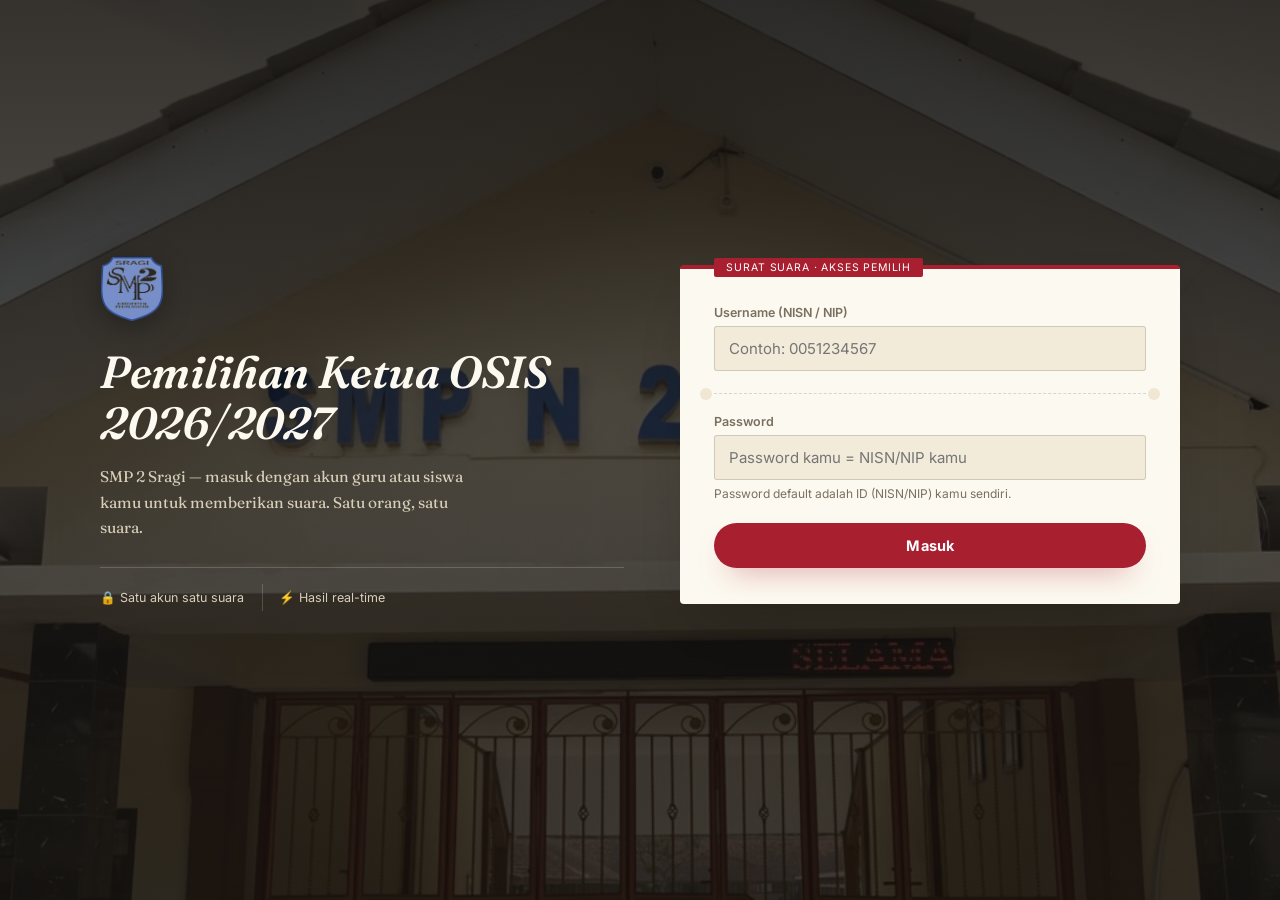
<file: index.html>
<!DOCTYPE html>
<html lang="id">
<head>
<meta charset="UTF-8">
<meta name="viewport" content="width=device-width, initial-scale=1.0">
<title>Pemilihan Ketua OSIS</title>
<link rel="preconnect" href="https://fonts.googleapis.com">
<link rel="preconnect" href="https://fonts.gstatic.com" crossorigin>
<link href="https://fonts.googleapis.com/css2?family=Fraunces:ital,opsz,wght@0,9..144,500;0,9..144,600;0,9..144,700;1,9..144,500;1,9..144,600&family=Inter:ital,wght@0,400;0,500;0,600;0,700;1,400&display=swap" rel="stylesheet">
<link rel="stylesheet" href="assets/css/common.css?v=3">
<link rel="stylesheet" href="assets/css/index.css?v=3">
</head>
<body class="on-hero">
<div id="app"></div>
<script src="assets/js/common.js?v=3"></script>
<script src="assets/js/index.js?v=3"></script>
</body>
</html>
</file>
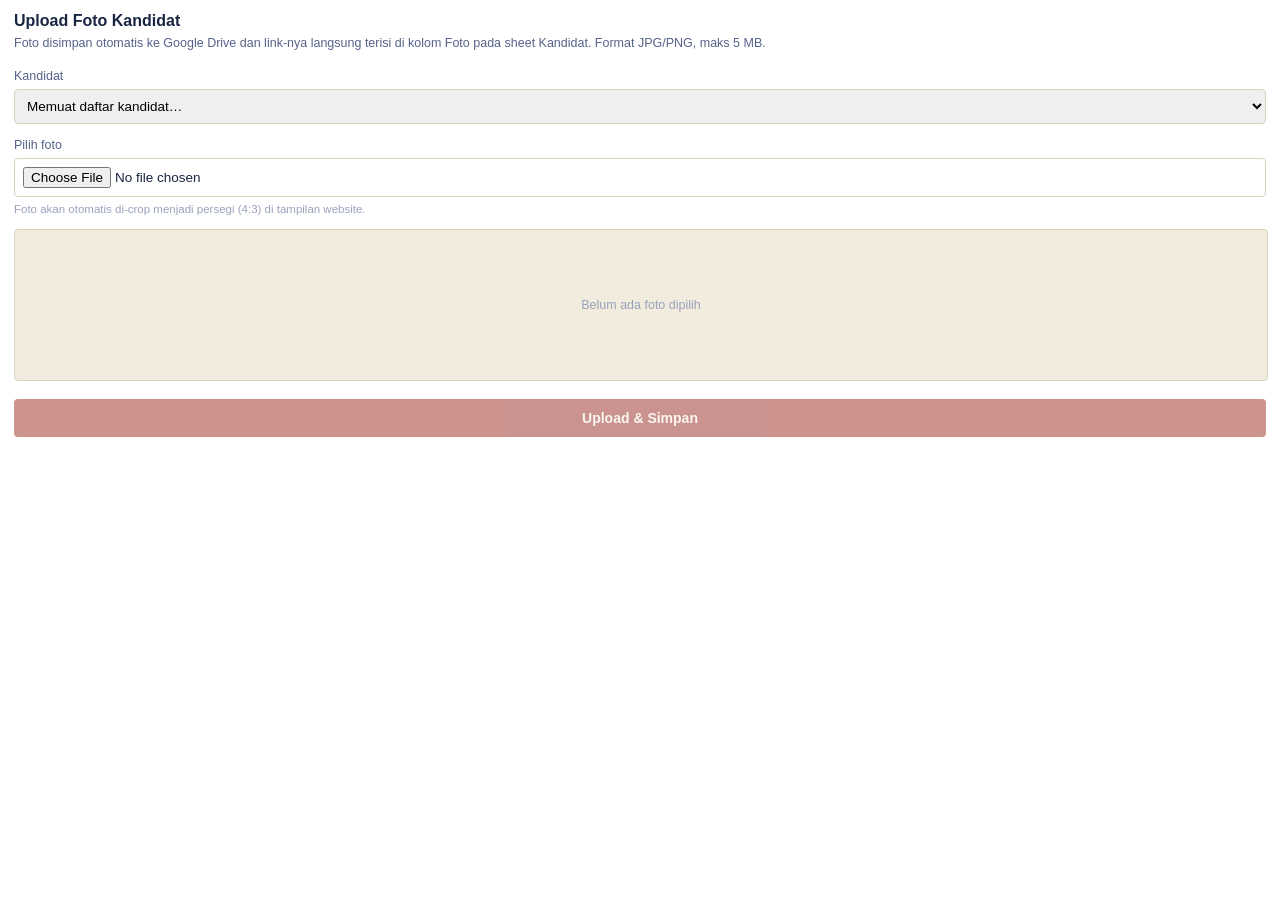
<file: UploadFoto.html>
<!DOCTYPE html>
<html>
<head>
<base target="_top">
<style>
  body{font-family:'Google Sans',Roboto,Arial,sans-serif;padding:4px 6px;color:#182642;}
  h3{margin:0 0 4px;font-size:16px;}
  p.desc{font-size:12.5px;color:#57628A;margin:0 0 16px;line-height:1.5;}
  label{display:block;font-size:12.5px;color:#57628A;margin:14px 0 6px;}
  select,input[type=file]{width:100%;padding:8px;border:1px solid #D8D2C0;border-radius:4px;font-size:13.5px;box-sizing:border-box;}
  .preview{margin-top:14px;width:100%;height:150px;border-radius:4px;background:#F1ECDD;border:1px solid #D8D2C0;
    display:flex;align-items:center;justify-content:center;overflow:hidden;color:#9AA2BC;font-size:12.5px;}
  .preview img{width:100%;height:100%;object-fit:cover;}
  button{margin-top:18px;width:100%;padding:11px;border:none;border-radius:4px;background:#A23B34;color:#F6EFE4;
    font-size:14px;font-weight:600;cursor:pointer;}
  button:disabled{opacity:.55;cursor:default;}
  .msg{margin-top:12px;font-size:12.5px;padding:9px 10px;border-radius:4px;display:none;}
  .msg.ok{display:block;background:#E4EEE7;color:#2E4F3A;}
  .msg.err{display:block;background:#F6E3E0;color:#8F332D;}
  .hint{font-size:11.5px;color:#9AA2BC;margin-top:6px;}
</style>
</head>
<body>
  <h3>Upload Foto Kandidat</h3>
  <p class="desc">Foto disimpan otomatis ke Google Drive dan link-nya langsung terisi di kolom Foto pada sheet Kandidat. Format JPG/PNG, maks 5 MB.</p>

  <label for="nomorSelect">Kandidat</label>
  <select id="nomorSelect"><option value="">Memuat daftar kandidat…</option></select>

  <label for="fotoInput">Pilih foto</label>
  <input type="file" id="fotoInput" accept="image/*">
  <div class="hint">Foto akan otomatis di-crop menjadi persegi (4:3) di tampilan website.</div>

  <div class="preview" id="preview">Belum ada foto dipilih</div>

  <button id="uploadBtn" disabled>Upload &amp; Simpan</button>
  <div class="msg" id="msg"></div>

<script>
  var selectedFile = null;

  google.script.run.withSuccessHandler(fillDropdown).withFailureHandler(function(err){
    showMsg('err', 'Gagal memuat daftar kandidat: ' + err.message);
  }).getKandidatList();

  function fillDropdown(list){
    var sel = document.getElementById('nomorSelect');
    if(!list || !list.length){
      sel.innerHTML = '<option value="">Belum ada kandidat di sheet Kandidat</option>';
      return;
    }
    sel.innerHTML = list.map(function(c){
      return '<option value="'+c.nomor+'">No. '+c.nomor+' — '+c.nama+'</option>';
    }).join('');
    updateButtonState();
  }

  document.getElementById('fotoInput').addEventListener('change', function(e){
    var file = e.target.files[0];
    selectedFile = null;
    if(!file) { renderPreview(null); updateButtonState(); return; }
    if(!file.type.startsWith('image/')){
      showMsg('err', 'File harus berupa gambar.');
      e.target.value = '';
      updateButtonState();
      return;
    }
    if(file.size > 5 * 1024 * 1024){
      showMsg('err', 'Ukuran file maksimal 5 MB.');
      e.target.value = '';
      updateButtonState();
      return;
    }
    hideMsg();
    selectedFile = file;
    renderPreview(URL.createObjectURL(file));
    updateButtonState();
  });

  function renderPreview(url){
    var el = document.getElementById('preview');
    el.innerHTML = url ? '<img src="'+url+'">' : 'Belum ada foto dipilih';
  }

  function updateButtonState(){
    var nomor = document.getElementById('nomorSelect').value;
    document.getElementById('uploadBtn').disabled = !(nomor && selectedFile);
  }
  document.getElementById('nomorSelect').addEventListener('change', updateButtonState);

  document.getElementById('uploadBtn').addEventListener('click', function(){
    var nomor = document.getElementById('nomorSelect').value;
    if(!nomor || !selectedFile) return;

    setLoading(true);
    hideMsg();

    var reader = new FileReader();
    reader.onload = function(){
      var base64 = reader.result.split(',')[1];
      google.script.run
        .withSuccessHandler(function(res){
          setLoading(false);
          if(res.ok){
            showMsg('ok', 'Foto tersimpan. Kolom Foto sudah otomatis terisi.');
          } else {
            showMsg('err', res.error || 'Gagal menyimpan foto.');
          }
        })
        .withFailureHandler(function(err){
          setLoading(false);
          showMsg('err', 'Gagal menyimpan foto: ' + err.message);
        })
        .saveFotoKandidat(nomor, base64, selectedFile.type, selectedFile.name);
    };
    reader.readAsDataURL(selectedFile);
  });

  function setLoading(loading){
    var btn = document.getElementById('uploadBtn');
    btn.disabled = loading;
    btn.textContent = loading ? 'Mengunggah…' : 'Upload & Simpan';
  }
  function showMsg(type, text){
    var el = document.getElementById('msg');
    el.className = 'msg ' + type;
    el.textContent = text;
  }
  function hideMsg(){
    var el = document.getElementById('msg');
    el.className = 'msg';
    el.textContent = '';
  }
</script>
</body>
</html>
</file>
<file: assets/css/common.css>
/* =========================================================================
   COMMON.CSS
   Dipakai bersama oleh index.html (pemilih) dan dashboard.html (panitia).
   Bahasa desain: "buku registrasi / surat suara resmi" — kertas hangat,
   garis rambut, cap tinta bulat yang sedikit miring untuk nomor & status,
   bukan kartu SaaS generik. Berisi variabel warna, reset dasar, tombol,
   badge, modal, form, tabel, topbar, toast, dan layar countdown/reveal.
   ========================================================================= */

:root{
  --ink:#221C15;
  --ink-2:#332A1E;
  --ink-soft:#7A7061;
  --paper:#FCF9F0;
  --paper-2:#F2EBDA;
  --bg-app:#EFE7D3;
  --paper-line: rgba(34,28,21,0.16);
  --paper-line-soft: rgba(34,28,21,0.09);
  --brass:#A2803C;
  --brass-soft:#E8D6A6;
  --red:#A81F30;
  --red-soft:#E3AAAE;
  --red-dark:#7C1420;
  --good:#2E6B4E;
  --good-soft:#DCE7D9;
  --shadow-sm: 0 4px 14px -8px rgba(34,28,21,0.28);
  --shadow: 0 26px 54px -28px rgba(24,19,13,0.45);
  --radius: 4px;
  --radius-sm: 3px;
  --radius-pill: 999px;
}

*{box-sizing:border-box;}
html,body{margin:0;padding:0;}
body{
  color:var(--ink);
  font-family:'Inter', sans-serif;
  min-height:100vh;
  -webkit-font-smoothing:antialiased;
  overflow-x:hidden;
}
h1,h2,h3,.serif{font-family:'Fraunces', serif; letter-spacing:-0.01em; font-weight:600;}
button{font-family:inherit;cursor:pointer;}
input,select,textarea{font-family:inherit;}
a{color:inherit;}
:focus-visible{outline:2px solid var(--brass);outline-offset:2px;}
::selection{background:var(--brass-soft);}
code{font-family:ui-monospace,monospace;}
@media (prefers-reduced-motion: reduce){
  *{animation-duration:0.001ms !important; transition-duration:0.001ms !important;}
}

/* ---------- ledger texture helper ---------- */
.ledger-lines{
  background-image: repeating-linear-gradient(to bottom, transparent, transparent 27px, var(--paper-line-soft) 27px, var(--paper-line-soft) 28px);
}
.stub-perforation{position:relative;height:1px;border-top:1.5px dashed var(--paper-line);margin:22px 0 20px;}
.stub-perforation::before,.stub-perforation::after{content:"";position:absolute;top:-6px;width:12px;height:12px;border-radius:50%;background:var(--bg-app);}
.stub-perforation::before{left:-14px;}
.stub-perforation::after{right:-14px;}

/* ---------- ink stamp (nomor / status / seal) ---------- */
.stamp{
  display:inline-flex;align-items:center;justify-content:center;
  border:2px solid currentColor;border-radius:50%;
  font-family:'Fraunces',serif;font-weight:700;
  transform:rotate(-6deg);
  position:relative;
}
.stamp::after{
  content:"";position:absolute;inset:3px;border:1px solid currentColor;border-radius:50%;opacity:.55;
}

/* ---------- buttons ---------- */
.btn{padding:11px 20px;border-radius:var(--radius-pill);font-size:13.5px;font-weight:600;border:1.5px solid transparent;transition:transform .25s cubic-bezier(.34,1.56,.64,1), background .15s, box-shadow .15s, border-color .15s;}
.btn:active{transform:scale(0.93) translateY(1px);}
.btn-primary{background:var(--ink);color:var(--paper);}
.btn-primary:hover{background:var(--ink-2);box-shadow:var(--shadow-sm);}
.btn-accent{background:var(--red);color:#fff;}
.btn-accent:hover{background:var(--red-dark);box-shadow:var(--shadow-sm);}
.btn-outline{background:transparent;border-color:var(--paper-line);color:var(--ink);}
.btn-outline:hover{border-color:var(--ink);}
.btn-danger{background:transparent;border-color:var(--red-soft);color:var(--red-dark);}
.btn-danger:hover{background:rgba(168,31,48,0.08);border-color:var(--red-dark);}
.btn:disabled{opacity:.5;cursor:default;transform:none;}

/* ---------- badges ---------- */
.badge{display:inline-flex;align-items:center;gap:5px;padding:4px 12px;border-radius:var(--radius-pill);font-size:11.5px;font-weight:700;letter-spacing:.01em;border:1px solid transparent;}
.badge-siswa{background:transparent;border-color:#28407A;color:#28407A;}
.badge-guru{background:transparent;border-color:var(--brass);color:#8A6710;}
.badge-voted{background:var(--good-soft);color:#1E4A34;border-color:transparent;}
.badge-notvoted{background:transparent;border-color:var(--paper-line);color:var(--ink-soft);}
.badge-published{background:var(--good-soft);color:#1E4A34;}

/* ---------- topbar (index & dashboard) ---------- */
.topbar{display:flex;align-items:center;justify-content:space-between;padding:16px clamp(16px,3vw,36px);}
.topbar.dark{background:var(--ink);color:var(--paper);border-bottom:3px double var(--brass-soft);}
.topbar.light{background:var(--paper);border-bottom:1px solid var(--paper-line);}
.brand{display:flex;align-items:center;gap:13px;}
.brand-mark{
  width:40px;height:40px;flex-shrink:0;
  display:flex;align-items:center;justify-content:center;
}
.brand-mark img{width:100%;height:100%;object-fit:contain;display:block;}
.brand-text .school{font-size:11.5px;letter-spacing:.03em;margin:0;opacity:.65;}
.brand-text .title{font-size:15.5px;margin:2px 0 0;font-weight:600;font-family:'Fraunces',serif;}
.topbar .who{display:flex;align-items:center;gap:14px;font-size:13.5px;}
.who .name{font-weight:600;}
.role-pill{display:inline-flex;align-items:center;padding:3px 11px;border-radius:var(--radius-pill);font-size:11px;font-weight:700;border:1px solid var(--brass);color:var(--brass);margin-right:8px;}
.logout-btn{background:transparent;border:1.5px solid var(--paper-line);padding:8px 16px;border-radius:var(--radius-pill);font-size:13px;font-weight:600;color:inherit;transition:border-color .15s, background .15s;}
.topbar.dark .logout-btn{border-color:rgba(252,249,240,0.25);color:#E3DCC8;}
.topbar.dark .logout-btn:hover{border-color:var(--brass-soft);color:#fff;background:rgba(252,249,240,0.06);}
.topbar.light .logout-btn:hover{border-color:var(--ink);background:var(--paper-2);}

/* ---------- mini stat cards ---------- */
.stat-row{display:grid;grid-template-columns:repeat(auto-fit,minmax(150px,1fr));gap:0;margin-bottom:22px;border:1px solid var(--paper-line);border-radius:var(--radius);overflow:hidden;background:var(--paper);}
.mini-stat{padding:16px 20px;border-left:1px solid var(--paper-line);}
.mini-stat:first-child{border-left:none;}
.mini-stat .n{font-family:'Fraunces',serif;font-size:27px;font-weight:700;line-height:1;}
.mini-stat .l{font-size:12px;color:var(--ink-soft);margin-top:6px;text-transform:uppercase;letter-spacing:.03em;}
.mini-stat.accent .n{color:var(--red);}
.mini-stat.gold .n{color:var(--brass);}
.mini-stat.good .n{color:var(--good);}
@media (max-width:620px){ .stat-row{grid-template-columns:1fr 1fr;} .mini-stat{border-left:none;border-top:1px solid var(--paper-line);} .mini-stat:nth-child(1),.mini-stat:nth-child(2){border-top:none;} }

/* ---------- participation ring (shared by index & dashboard) ---------- */
.ring-wrap{position:relative;margin:0 auto;}
.ring-wrap svg{transform:rotate(-90deg);}
.ring-track{fill:none;stroke:var(--paper-line);}
.ring-fill{fill:none;stroke:var(--red);stroke-linecap:round;transition:stroke-dashoffset .9s cubic-bezier(.3,.7,.2,1);}
.ring-center{position:absolute;inset:0;display:flex;flex-direction:column;align-items:center;justify-content:center;}
.ring-center .count{font-family:'Fraunces',serif;font-weight:700;line-height:1;}
.ring-center .of{color:var(--ink-soft);margin-top:4px;}
.live-dot{display:inline-block;width:7px;height:7px;border-radius:50%;background:var(--good);margin-right:6px;animation:pulse 1.6s infinite;}
@keyframes pulse{0%,100%{opacity:1;}50%{opacity:.3;}}

/* ---------- forms ---------- */
.field{margin-bottom:16px;}
.field label{display:block;font-size:12.5px;color:var(--ink-soft);font-weight:600;margin-bottom:6px;}
.field input,.field select,.field textarea{width:100%;padding:12px 14px;border:1.5px solid var(--paper-line);border-radius:var(--radius-sm);background:var(--paper-2);font-size:15px;color:var(--ink);transition:border-color .15s, background .15s;}
.field input:focus,.field select:focus,.field textarea:focus{border-color:var(--ink);background:var(--paper);}
.field .hint{font-size:12px;color:var(--ink-soft);margin-top:6px;}
.field-note{font-size:11.5px;color:var(--ink-soft);margin-top:5px;}
.form-error{background:rgba(168,31,48,0.08);border:1px solid var(--red-soft);color:var(--red-dark);font-size:13px;padding:11px 14px;border-radius:var(--radius-sm);margin-bottom:16px;}
.net-error{max-width:520px;background:rgba(168,31,48,0.08);border:1px solid var(--red-soft);color:var(--red-dark);font-size:13.5px;padding:12px 16px;border-radius:var(--radius-sm);margin:0 auto 18px;}
.net-ok{max-width:520px;background:var(--good-soft);border:1px solid #9DC3AC;color:#1E4A34;font-size:13.5px;padding:12px 16px;border-radius:var(--radius-sm);margin:0 auto 18px;}

/* ---------- toast (pengganti banner statis) ---------- */
.toast-wrap{position:fixed;bottom:22px;left:50%;transform:translateX(-50%);z-index:120;display:flex;flex-direction:column;gap:8px;align-items:center;width:min(92vw,420px);}
.toast{width:100%;padding:13px 18px;border-radius:var(--radius-sm);font-size:13.5px;box-shadow:var(--shadow);animation:toast-in .22s cubic-bezier(.2,1,.3,1);display:flex;align-items:center;gap:10px;}
.toast.ok{background:var(--ink);color:var(--paper);border-left:4px solid var(--good);}
.toast.err{background:var(--ink);color:var(--paper);border-left:4px solid var(--red);}
@keyframes toast-in{from{opacity:0;transform:translateY(10px);}to{opacity:1;transform:translateY(0);}}

/* ---------- modal ---------- */
.modal-overlay{position:fixed;inset:0;background:rgba(20,16,11,0.6);backdrop-filter:blur(2px);display:flex;align-items:center;justify-content:center;padding:20px;z-index:60;overflow-y:auto;}
.modal-box{background:var(--paper);border-radius:var(--radius);max-width:440px;width:100%;padding:30px 28px;box-shadow:var(--shadow);margin:auto;animation:modal-in .22s cubic-bezier(.2,1,.3,1);border-top:3px solid var(--ink);}
@keyframes modal-in{from{opacity:0;transform:translateY(10px) scale(.98);}to{opacity:1;transform:translateY(0) scale(1);}}
.modal-box h3{margin:0 0 18px;font-size:20px;}
.modal-box .grid2{display:grid;grid-template-columns:1fr 1fr;gap:14px;}
.modal-actions{display:flex;gap:10px;margin-top:8px;}
.modal-actions button{flex:1;padding:12px;border-radius:var(--radius-pill);font-size:14px;font-weight:600;border:1.5px solid transparent;}
.modal-actions .cancel{background:transparent;border-color:var(--paper-line);color:var(--ink-soft);}
.modal-actions .cancel:hover{border-color:var(--ink);color:var(--ink);}
.modal-actions .confirm{background:var(--ink);border-color:var(--ink);color:var(--paper);}
.modal-actions .confirm:hover{background:var(--ink-2);}
.modal-actions .confirm.danger{background:var(--red);border-color:var(--red);}
.modal-actions .confirm.danger:hover{background:var(--red-dark);}

/* ---------- data table (buku registrasi) ---------- */
.table-scroll{overflow-x:auto;border:1px solid var(--paper-line);border-radius:var(--radius);}
.data-table{width:100%;border-collapse:collapse;background:var(--paper);}
.data-table th{text-align:left;font-size:11.5px;font-family:'Fraunces',serif;font-weight:600;color:var(--ink-soft);padding:13px 16px;background:var(--paper-2);white-space:nowrap;border-bottom:1.5px solid var(--paper-line);}
.data-table td{padding:13px 16px;border-top:1px solid var(--paper-line);font-size:14px;vertical-align:middle;}
.data-table tbody tr{transition:background .12s, box-shadow .12s;border-left:3px solid transparent;}
.data-table tbody tr:hover{background:var(--paper-2);border-left-color:var(--red);}
.row-actions{display:flex;gap:8px;}
.row-actions button{padding:7px 14px;font-size:12.5px;border-radius:var(--radius-pill);}
.empty-note{padding:40px 20px;text-align:center;color:var(--ink-soft);font-size:14px;background:var(--paper);border-radius:var(--radius);border:1.5px dashed var(--paper-line);}

/* ---------- countdown reveal (shared) ---------- */
.countdown-screen{position:fixed;inset:0;background:radial-gradient(1200px 700px at 50% 20%, #35291B 0%, var(--ink) 60%);display:flex;flex-direction:column;align-items:center;justify-content:center;z-index:90;}
.countdown-label{color:var(--brass-soft);font-size:13.5px;letter-spacing:.08em;margin-bottom:18px;font-weight:600;}
.countdown-num{font-family:'Fraunces',serif;font-size:150px;font-weight:700;color:var(--paper);line-height:1;animation:tick .8s cubic-bezier(.2,1.2,.4,1);}
@keyframes tick{from{transform:scale(1.45);opacity:0;}to{transform:scale(1);opacity:1;}}
.countdown-sub{color:#D8CFB9;font-size:14.5px;margin-top:20px;}

.winner-halo{position:relative;margin:0 auto;}
.halo-rays{position:absolute;border-radius:50%;background:conic-gradient(from 0deg, var(--brass-soft) 0deg 6deg, transparent 6deg 24deg);opacity:.5;animation:spin 18s linear infinite;}
@keyframes spin{to{transform:rotate(360deg);}}
.winner-photo{position:absolute;inset:0;border-radius:50%;overflow:hidden;border:3px solid var(--brass-soft);box-shadow:var(--shadow);background:var(--paper-2);}
.winner-photo img{width:100%;height:100%;object-fit:cover;display:block;}

.rank-panel{background:var(--paper);border-radius:var(--radius);box-shadow:var(--shadow);padding:26px 28px;text-align:left;border-top:3px solid var(--brass);}
.rank-row{display:flex;align-items:center;gap:12px;margin-bottom:16px;}
.rank-row:last-child{margin-bottom:0;}
.rank-row .rn{width:24px;font-size:13px;color:var(--ink-soft);flex-shrink:0;font-weight:600;font-family:'Fraunces',serif;}
.rank-row .rname{font-size:13.5px;font-weight:700;width:130px;flex-shrink:0;}
.rank-bar-track{flex:1;height:16px;background:var(--paper-2);border-radius:var(--radius-pill);overflow:hidden;}
.rank-bar-fill{height:100%;border-radius:var(--radius-pill);transition:width 1s cubic-bezier(.3,.7,.2,1);}
.rank-row.winner .rank-bar-fill{background:var(--brass);}
.rank-row:not(.winner) .rank-bar-fill{background:var(--ink-soft);}
.rank-row .rv{width:72px;text-align:right;font-size:12.5px;color:var(--ink-soft);flex-shrink:0;}

.confetti{position:absolute;top:0;width:6px;height:14px;opacity:.85;animation:fall linear infinite;}
@keyframes fall{from{transform:translateY(-40px) rotate(0deg);}to{transform:translateY(105vh) rotate(360deg);}}

/* ---------- avatar / fallback initials ---------- */
.avatar-circle{border-radius:50%;overflow:hidden;background:var(--paper-2);display:flex;align-items:center;justify-content:center;flex-shrink:0;border:1px solid var(--paper-line);}
.avatar-circle img{width:100%;height:100%;object-fit:cover;display:block;}
</file>
<file: assets/css/index.css>
/* =========================================================================
   INDEX.CSS — khusus halaman pemilih (index.html)
   ========================================================================= */

/* Latar layar login/setup: foto gedung sekolah yang sama dipakai di
   seluruh aplikasi, ditutup gradasi gelap supaya kartu surat suara &
   teks putih di atasnya tetap terbaca jelas. */
body.on-hero{
  background:
    linear-gradient(180deg, rgba(20,16,11,.86) 0%, rgba(20,16,11,.72) 45%, rgba(20,16,11,.82) 100%),
    url('../img/bg-sekolah.jpg') center 25% / cover no-repeat;
  background-color:var(--bg-app);
}
/* Latar layar pemilihan/pemantauan: foto gedung sekolah, ditutup gradasi
   gelap supaya teks & kartu putih di atasnya tetap terbaca jelas. */
body.on-app{
  background:
    linear-gradient(180deg, rgba(20,16,11,.80) 0%, rgba(20,16,11,.55) 32%, rgba(20,16,11,.62) 100%),
    url('../img/bg-sekolah.jpg') center 30% / cover no-repeat;
  background-color:var(--bg-app);
}

.shell{min-height:100vh;display:flex;flex-direction:column;}
.stage{flex:1;display:flex;flex-direction:column;align-items:center;justify-content:center;padding:24px clamp(16px,4vw,48px) 56px;}
.stage.top{justify-content:flex-start;}

/* ---------- vote head: panel kaca buram di atas foto latar ---------- */
.vote-head{
  width:100%;max-width:1080px;margin:0 auto 20px;
  background:rgba(20,16,11,.5);backdrop-filter:blur(8px);-webkit-backdrop-filter:blur(8px);
  border:1px solid rgba(252,249,240,.14);border-radius:var(--radius);
  padding:16px 24px;
}
.vote-head h2{font-size:23px;margin:0 0 4px;font-weight:600;color:var(--paper);}
.vote-head p{color:#D8CFB9;font-size:13.5px;margin:0;line-height:1.5;max-width:72ch;}

/* ---------- login ---------- */
.login-wrap{width:100%;max-width:1080px;display:grid;grid-template-columns:1.05fr 1fr;gap:56px;align-items:center;}
.login-intro{color:var(--paper);}
.login-intro .eyebrow-seal{
  width:64px;height:64px;
  display:flex;align-items:center;justify-content:center;margin-bottom:26px;
  filter:drop-shadow(0 6px 14px rgba(0,0,0,.35));
}
.login-intro .eyebrow-seal img{width:100%;height:100%;object-fit:contain;display:block;}
.login-intro h1{font-size:clamp(32px,4vw,45px);line-height:1.12;font-weight:600;margin:0 0 16px;font-style:italic;}
.login-intro p{color:#D8CFB9;font-size:15.5px;line-height:1.65;max-width:38ch;margin:0 0 26px;font-family:'Fraunces',serif;}
.login-badges{display:flex;gap:0;flex-wrap:wrap;border-top:1px solid rgba(252,249,240,0.18);padding-top:16px;}
.login-badge{display:flex;align-items:center;gap:8px;padding:6px 18px 6px 0;font-size:12.5px;color:#D8CFB9;border-right:1px solid rgba(252,249,240,0.18);margin-right:16px;}
.login-badge:last-child{border-right:none;}

.ballot-card{background:var(--paper);border-radius:var(--radius);box-shadow:var(--shadow);padding:36px 34px;border-top:4px solid var(--red);position:relative;}
.ballot-card::before{content:"SURAT SUARA · AKSES PEMILIH";position:absolute;top:-11px;left:34px;background:var(--red);color:#fff;font-size:10.5px;letter-spacing:.08em;padding:3px 12px;border-radius:2px;}
.submit-btn{width:100%;padding:14px;border:none;border-radius:var(--radius-pill);background:var(--red);color:#fff;font-size:14.5px;font-weight:700;letter-spacing:.01em;margin-top:6px;transition:transform .25s cubic-bezier(.34,1.56,.64,1), background .15s, box-shadow .2s;box-shadow:0 14px 30px -16px rgba(168,31,48,.65);}
.submit-btn:hover{background:var(--red-dark);transform:translateY(-2px);box-shadow:0 18px 34px -16px rgba(168,31,48,.75);}
.submit-btn:active{transform:scale(0.94) translateY(1px);box-shadow:0 8px 18px -14px rgba(168,31,48,.6);}
.submit-btn:disabled{opacity:.6;cursor:default;box-shadow:none;transform:none;}

/* ---------- setup screen ---------- */
.setup-box{max-width:560px;background:var(--paper);border-radius:var(--radius);padding:32px 30px;box-shadow:var(--shadow);}
.setup-box code{background:var(--paper-2);padding:2px 6px;border-radius:4px;font-size:13px;}
.setup-box ol{padding-left:20px;line-height:1.8;font-size:14.5px;}

/* ---------- candidate cards — kartu surat suara bernomor, bukan kartu gradien ---------- */
.candidate-grid{width:100%;max-width:1080px;margin:0 auto;display:grid;grid-template-columns:repeat(auto-fit,minmax(260px,1fr));gap:22px;}
.candidate-card{
  background:var(--paper);border:1.5px solid var(--paper-line);border-radius:var(--radius);
  display:flex;flex-direction:column;overflow:hidden;position:relative;
  box-shadow:var(--shadow-sm);
  transition:border-color .18s, transform .18s, box-shadow .18s;
}
.candidate-card:hover{border-color:var(--ink);transform:translateY(-3px);box-shadow:var(--shadow);}

/* Foto kandidat versi kartu besar — bukan lingkaran kecil, full-width di
   bagian atas kartu, rasio potret, bisa diklik untuk zoom. */
.candidate-photo-wrap{
  position:relative;width:100%;aspect-ratio:4/5;overflow:hidden;
  background:var(--paper-2);cursor:zoom-in;
}
.candidate-photo{width:100%;height:100%;object-fit:cover;display:block;transition:transform .35s ease;}
.candidate-photo-wrap:hover .candidate-photo{transform:scale(1.05);}
.photo-zoom-hint{
  position:absolute;right:10px;bottom:10px;background:rgba(20,16,11,.72);color:var(--paper);
  font-size:11.5px;font-weight:600;padding:5px 11px;border-radius:var(--radius-pill);
  opacity:0;transform:translateY(4px);transition:opacity .18s, transform .18s;
  pointer-events:none;
}
.candidate-photo-wrap:hover .photo-zoom-hint,
.candidate-photo-wrap:focus-visible .photo-zoom-hint{opacity:1;transform:translateY(0);}
.candidate-photo-wrap::after{
  content:"";position:absolute;inset:0;
  background:linear-gradient(180deg, transparent 55%, rgba(20,16,11,.32) 100%);
  pointer-events:none;
}

.candidate-nomor-stamp{
  position:absolute;top:14px;left:14px;width:40px;height:40px;
  background:var(--paper);border-radius:50%;color:var(--red);font-size:16px;
  box-shadow:0 4px 10px -3px rgba(20,16,11,.4);z-index:1;
}
.candidate-body{padding:16px 22px 22px;flex:1;display:flex;flex-direction:column;text-align:center;}
.candidate-body h3{font-size:19px;margin:2px 0 2px;font-weight:600;}
.candidate-body .kelas{font-size:13px;color:var(--ink-soft);margin:0 0 14px;}
.misi-toggle{background:transparent;border:1px solid var(--paper-line);padding:7px 14px;border-radius:var(--radius-pill);font-size:12.5px;color:var(--ink-soft);font-weight:600;margin:0 auto 12px;}
.misi-toggle:hover{border-color:var(--ink);color:var(--ink);}
.misi-panel{font-size:13.5px;line-height:1.6;color:var(--ink);margin-bottom:14px;text-align:left;background:var(--paper-2);border-radius:var(--radius-sm);padding:14px 16px;border-left:2px solid var(--brass);}
.misi-panel .visi{margin:0 0 8px;font-style:italic;color:var(--ink-soft);font-family:'Fraunces',serif;}
.misi-panel ul{margin:0;padding-left:18px;}
.pilih-btn{margin-top:auto;width:100%;padding:12px;border:1.5px solid var(--ink);border-radius:var(--radius-pill);background:var(--ink);color:var(--paper);font-weight:700;font-size:14px;transition:background .15s,transform .12s;}
.pilih-btn:hover{background:var(--ink-2);}
.pilih-btn:active{transform:scale(0.97);}
.pilih-btn:disabled{opacity:.5;}

/* ---------- thanks screen ---------- */
.thanks-box{max-width:420px;text-align:center;background:var(--paper);border-radius:var(--radius);padding:46px 34px;box-shadow:var(--shadow);border-top:4px solid var(--good);}
.stamp-check{width:74px;height:74px;border-radius:50%;border:2.5px solid var(--good);color:var(--good);display:flex;align-items:center;justify-content:center;margin:0 auto 22px;font-size:32px;transform:rotate(-6deg);animation:stamp-in .4s cubic-bezier(.2,1.4,.4,1);}
@keyframes stamp-in{from{transform:scale(1.6) rotate(-14deg);opacity:0;}to{transform:scale(1) rotate(-6deg);opacity:1;}}
.thanks-box h2{margin:0 0 10px;font-size:22px;}
.thanks-box p{color:var(--ink-soft);font-size:14.5px;line-height:1.6;margin:0 0 24px;}
.ghost-btn{background:transparent;border:1.5px solid var(--ink);color:var(--ink);padding:12px 22px;border-radius:var(--radius-pill);font-size:14px;font-weight:700;}
.ghost-btn:hover{background:var(--ink);color:var(--paper);}

/* ---------- monitor (partisipasi) ---------- */
.monitor-wrap{width:100%;max-width:760px;}
.monitor-panel{background:var(--paper);border-radius:var(--radius);box-shadow:var(--shadow);padding:44px clamp(24px,5vw,56px);text-align:center;border-top:4px solid var(--brass);}
.monitor-panel .ring-wrap{width:200px;height:200px;margin-bottom:24px;}
.monitor-panel .ring-center .count{font-size:44px;}
.monitor-panel .ring-center .of{font-size:13px;}
.monitor-panel h2{font-size:20px;margin:0 0 4px;}
.monitor-panel .sub{font-size:13.5px;color:var(--ink-soft);margin:0 0 32px;}
.strip-label{font-size:12.5px;color:var(--ink-soft);margin:0 0 14px;text-align:left;font-weight:600;}
.candidate-strip{display:flex;gap:16px;justify-content:center;flex-wrap:wrap;margin-bottom:8px;}
.strip-item{width:66px;text-align:center;}
.strip-item .avatar-circle{width:64px;height:64px;margin:0 auto 8px;}
.strip-item .n{font-size:11px;color:var(--ink-soft);}
.monitor-note{font-size:13px;color:var(--ink-soft);margin-top:28px;padding-top:22px;border-top:1px dashed var(--paper-line);}

/* ---------- result (published) ---------- */
.result-wrap{width:100%;max-width:640px;text-align:center;}
.result-hero{background:radial-gradient(700px 400px at 50% -10%, #35291B 0%, var(--ink) 70%);border-radius:var(--radius);padding:44px 30px 38px;box-shadow:var(--shadow);}
.result-hero .winner-halo{width:150px;height:150px;margin-bottom:20px;}
.result-hero .halo-rays{inset:-24px;}
.result-hero .tag{color:var(--brass-soft);font-size:13px;letter-spacing:.05em;margin:0 0 10px;font-weight:600;}
.result-hero h1{color:var(--paper);font-size:clamp(24px,4vw,32px);margin:0 0 4px;font-weight:600;}
.result-hero .kelas{color:#D8CFB9;font-size:14px;margin:0;}
.result-wrap .rank-panel{margin-top:22px;}

/* ---------- lightbox zoom foto kandidat ---------- */
.photo-zoom-overlay{background:rgba(12,9,6,.86);backdrop-filter:blur(3px);z-index:80;}
.photo-zoom-box{
  background:var(--ink);color:var(--paper);border-radius:var(--radius);
  width:100%;max-width:560px;box-shadow:var(--shadow);
  display:flex;flex-direction:column;overflow:hidden;
  border-top:3px solid var(--brass-soft);margin:auto;
}
.photo-zoom-head{display:flex;align-items:flex-start;justify-content:space-between;gap:12px;padding:18px 20px 12px;}
.photo-zoom-head h3{margin:0 0 2px;font-size:17px;color:var(--paper);}
.photo-zoom-head p{margin:0;font-size:12.5px;color:#D8CFB9;}
.zoom-close-btn{
  background:transparent;border:1.5px solid rgba(252,249,240,.3);color:var(--paper);
  width:32px;height:32px;border-radius:50%;font-size:14px;flex-shrink:0;
  display:flex;align-items:center;justify-content:center;transition:border-color .15s, background .15s;
}
.zoom-close-btn:hover{border-color:var(--brass-soft);background:rgba(252,249,240,.08);}
.photo-zoom-stage{
  width:100%;aspect-ratio:1/1;max-height:60vh;overflow:hidden;position:relative;
  background:#0E0B07;touch-action:none;
}
.photo-zoom-stage img{
  width:100%;height:100%;object-fit:contain;display:block;
  transform-origin:center center;user-select:none;-webkit-user-select:none;
  transition:transform .06s linear;
}
.photo-zoom-controls{
  display:flex;align-items:center;gap:8px;padding:14px 20px 20px;flex-wrap:wrap;
}
.zoom-btn{
  width:36px;height:36px;border-radius:50%;background:rgba(252,249,240,.08);
  border:1.5px solid rgba(252,249,240,.24);color:var(--paper);font-size:17px;font-weight:700;
  display:flex;align-items:center;justify-content:center;transition:background .15s, border-color .15s;
  flex-shrink:0;
}
.zoom-btn:hover{background:rgba(252,249,240,.16);border-color:var(--brass-soft);}
.zoom-reset-btn{width:auto;padding:0 14px;border-radius:var(--radius-pill);font-size:12.5px;font-weight:600;}
.zoom-hint-text{font-size:11.5px;color:#B7AC94;margin-left:auto;}

@media (max-width:520px){
  .photo-zoom-box{max-width:100%;}
  .photo-zoom-stage{aspect-ratio:4/5;max-height:52vh;}
  .zoom-hint-text{margin-left:0;width:100%;}
}

@media (max-width:900px){
  .login-wrap{grid-template-columns:1fr;gap:34px;text-align:left;}
  .login-intro p{max-width:none;}
}
@media (max-width:520px){
  .ballot-card{padding:28px 22px;}
  .rank-row .rname{width:96px;font-size:12.5px;}
}
</file>
